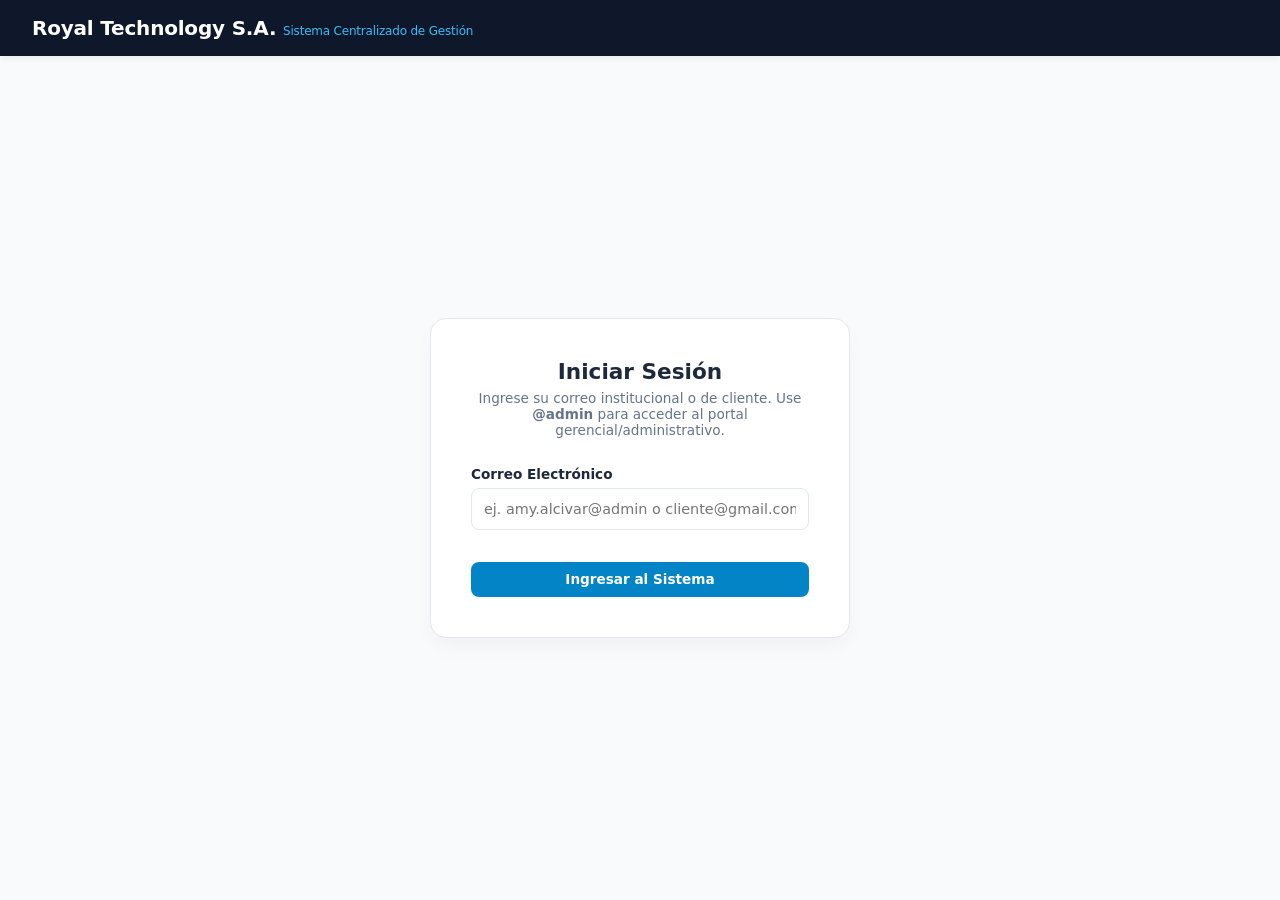
<file: prototipo/index.html>
<!DOCTYPE html>
<html lang="es">
<head>
    <meta charset="UTF-8">
    <meta name="viewport" content="width=device-width, initial-scale=1.0">
    <title>Royal Technology S.A. - Acceso al Sistema</title>
    <link rel="stylesheet" href="css/styles.css">
</head>
<body>

    <header>
        <h1>Royal Technology S.A. <span style="font-size:0.75rem; color:#38bdf8; font-weight:normal;">Sistema Centralizado de Gestión</span></h1>
    </header>

    <main class="login-wrapper">
        <div class="login-card">
            <h2 class="section-title" style="text-align:center; font-size:1.35rem;">Iniciar Sesión</h2>
            <p class="section-desc" style="text-align:center; font-size:0.85rem;">Ingrese su correo institucional o de cliente. Use <strong>@admin</strong> para acceder al portal gerencial/administrativo.</p>
            
            <form onsubmit="handleLogin(event)">
                <div class="form-group">
                    <label>Correo Electrónico</label>
                    <input type="email" id="loginEmail" class="form-control" placeholder="ej. amy.alcivar@admin o cliente@gmail.com" required>
                </div>
                <button type="submit" class="btn btn-primary" style="width:100%; margin-top:1rem;">Ingresar al Sistema</button>
            </form>
        </div>
    </main>

    <script src="js/script.js"></script>
</body>
</html>
</file>
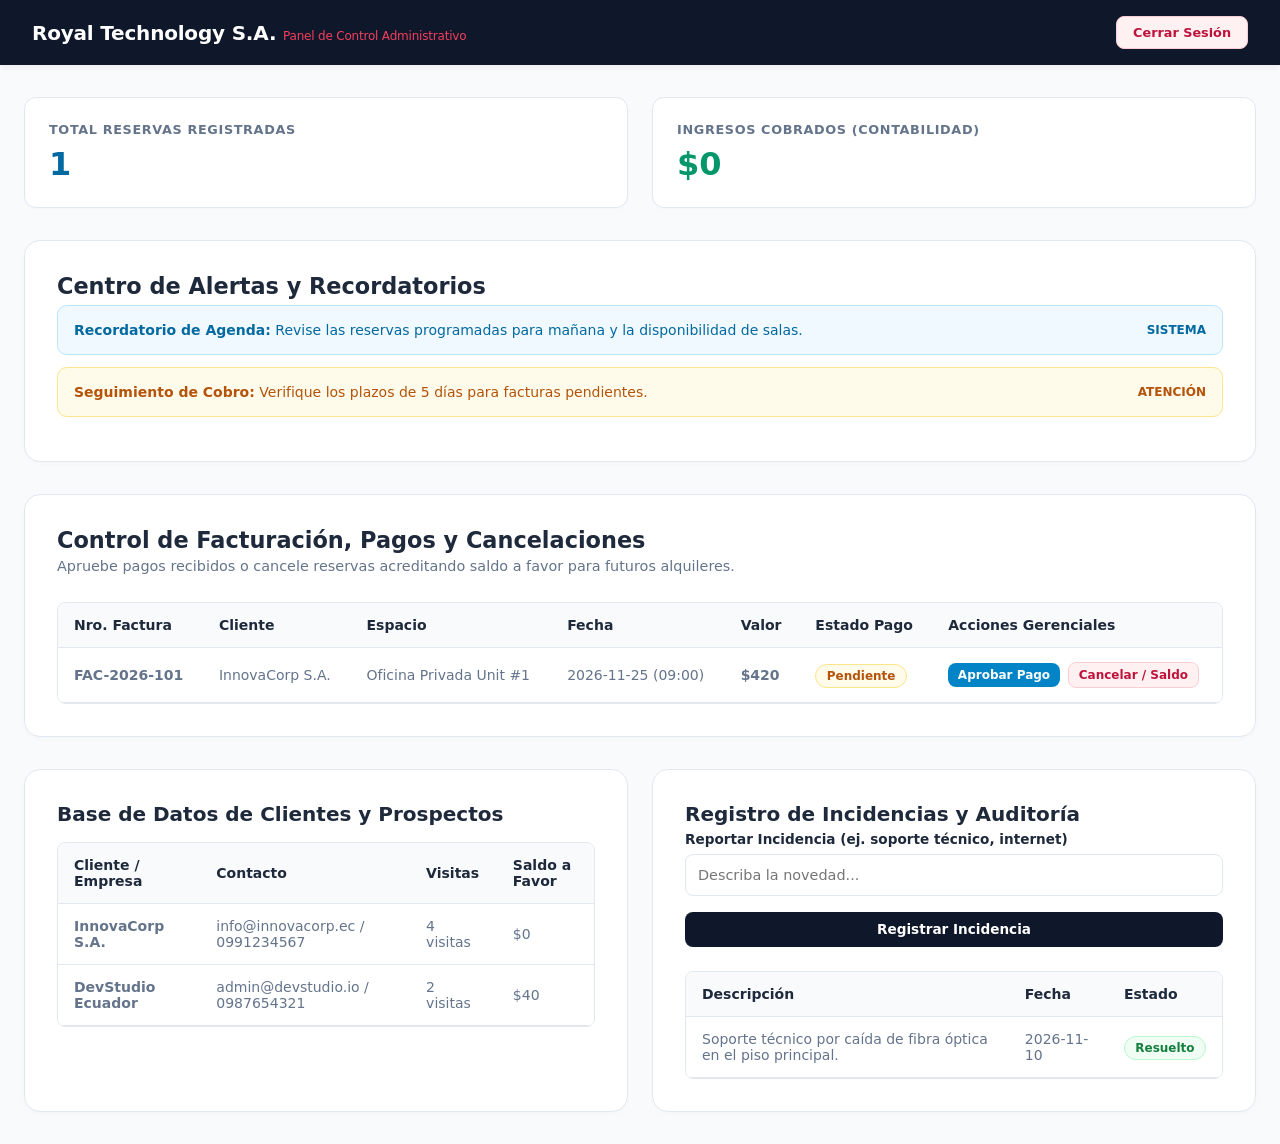
<file: prototipo/pages/admin.html>
<!DOCTYPE html>
<html lang="es">
<head>
    <meta charset="UTF-8">
    <meta name="viewport" content="width=device-width, initial-scale=1.0">
    <title>Royal Technology S.A. - Panel Gerencial y Administrativo</title>
    <link rel="stylesheet" href="../css/styles.css">
</head>
<body>

    <header>
        <h1>Royal Technology S.A. <span style="font-size:0.75rem; color:#f43f5e; font-weight:normal;">Panel de Control Administrativo</span></h1>
        <nav>
            <button onclick="logout()" class="logout-btn">Cerrar Sesión</button>
        </nav>
    </header>

    <main>
        <!-- MÉTRICAS -->
        <div class="dashboard-grid">
            <div class="stat-card">
                <h3>Total Reservas Registradas</h3>
                <div class="number" id="stat-total-reservas">0</div>
            </div>
            <div class="stat-card">
                <h3>Ingresos Cobrados (Contabilidad)</h3>
                <div class="number" id="stat-total-ingresos" style="color:#059669;">$0</div>
            </div>
        </div>

        <!-- ALERTAS Y RECORDATORIOS -->
        <div class="section-container">
            <h2 class="section-title">Centro de Alertas y Recordatorios</h2>
            <div class="alert-banner alert-info">
                <span><strong>Recordatorio de Agenda:</strong> Revise las reservas programadas para mañana y la disponibilidad de salas.</span>
                <span style="font-size:0.75rem; font-weight:700;">SISTEMA</span>
            </div>
            <div class="alert-banner alert-warning">
                <span><strong>Seguimiento de Cobro:</strong> Verifique los plazos de 5 días para facturas pendientes.</span>
                <span style="font-size:0.75rem; font-weight:700;">ATENCIÓN</span>
            </div>
        </div>

        <!-- CONTROL DE RESERVAS Y PAGOS -->
        <div class="section-container">
            <h2 class="section-title">Control de Facturación, Pagos y Cancelaciones</h2>
            <p class="section-desc">Apruebe pagos recibidos o cancele reservas acreditando saldo a favor para futuros alquileres.</p>
            
            <div class="table-responsive">
                <table>
                    <thead>
                        <tr>
                            <th>Nro. Factura</th>
                            <th>Cliente</th>
                            <th>Espacio</th>
                            <th>Fecha</th>
                            <th>Valor</th>
                            <th>Estado Pago</th>
                            <th>Acciones Gerenciales</th>
                        </tr>
                    </thead>
                    <tbody id="admin-reservas-table"></tbody>
                </table>
            </div>
        </div>

        <div style="display:grid; grid-template-columns: 1fr 1fr; gap:1.5rem;">
            <!-- DIRECTORIO DE CLIENTES -->
            <div class="section-container" style="margin-bottom:0;">
                <h2 class="section-title" style="font-size:1.25rem;">Base de Datos de Clientes y Prospectos</h2>
                <div class="table-responsive">
                    <table>
                        <thead>
                            <tr>
                                <th>Cliente / Empresa</th>
                                <th>Contacto</th>
                                <th>Visitas</th>
                                <th>Saldo a Favor</th>
                            </tr>
                        </thead>
                        <tbody id="admin-clientes-table"></tbody>
                    </table>
                </div>
            </div>

            <!-- REGISTRO DE INCIDENCIAS -->
            <div class="section-container" style="margin-bottom:0;">
                <h2 class="section-title" style="font-size:1.25rem;">Registro de Incidencias y Auditoría</h2>
                <form id="formIncidencia" onsubmit="registrarIncidenciaAdmin(event)" style="margin-bottom:1.5rem;">
                    <div class="form-group">
                        <label>Reportar Incidencia (ej. soporte técnico, internet)</label>
                        <input type="text" id="incDesc" class="form-control" placeholder="Describa la novedad..." required>
                    </div>
                    <button type="submit" class="btn" style="width:100%;">Registrar Incidencia</button>
                </form>

                <div class="table-responsive">
                    <table>
                        <thead>
                            <tr>
                                <th>Descripción</th>
                                <th>Fecha</th>
                                <th>Estado</th>
                            </tr>
                        </thead>
                        <tbody id="admin-incidencias-table"></tbody>
                    </table>
                </div>
            </div>
        </div>
    </main>

    <script src="../js/script.js"></script>
</body>
</html>
</file>
<file: prototipo/css/styles.css>
/* ==========================================================
   ROYAL TECHNOLOGY S.A. - INTERFAZ FORMAL Y PASTELES
   ========================================================== */

:root {
    --bg-app: #f8fafc;
    --card-bg: #ffffff;
    --text-primary: #1e293b;
    --text-secondary: #64748b;
    --primary: #38bdf8;
    --primary-dark: #0284c7;
    --accent-header: #0f172a;
    --border: #e2e8f0;

    /* Colores Pasteles */
    --pastel-blue-bg: #f0f9ff;
    --pastel-blue-text: #0369a1;
    --pastel-blue-border: #bae6fd;

    --pastel-green-bg: #f0fdf4;
    --pastel-green-text: #15803d;
    --pastel-green-border: #bbf7d0;

    --pastel-amber-bg: #fffbeb;
    --pastel-amber-text: #b45309;
    --pastel-amber-border: #fde68a;

    --pastel-rose-bg: #fff1f2;
    --pastel-rose-text: #be123c;
    --pastel-rose-border: #fecdd3;
}

* {
    box-sizing: border-box;
    margin: 0;
    padding: 0;
    font-family: 'Inter', system-ui, -apple-system, sans-serif;
}

body {
    background-color: var(--bg-app);
    color: var(--text-primary);
    min-height: 100vh;
    display: flex;
    flex-direction: column;
}

header {
    background-color: var(--accent-header);
    color: white;
    padding: 1rem 2rem;
    display: flex;
    justify-content: space-between;
    align-items: center;
    box-shadow: 0 4px 6px -1px rgba(0,0,0,0.05);
}

header h1 {
    font-size: 1.25rem;
    font-weight: 700;
    letter-spacing: -0.01em;
}

nav {
    display: flex;
    gap: 0.5rem;
    align-items: center;
}

/* Estado de navegación con color notable para sección activa */
.nav-btn {
    background: transparent;
    border: none;
    color: #94a3b8;
    font-size: 0.875rem;
    font-weight: 600;
    cursor: pointer;
    transition: all 0.2s ease;
    padding: 0.6rem 1rem;
    border-radius: 0.5rem;
}

.nav-btn:hover {
    color: #f1f5f9;
    background-color: rgba(255,255,255,0.08);
}

.nav-btn.active {
    color: #0f172a !important;
    background-color: #e0f2fe !important; /* Pastel celeste destacado */
    font-weight: 700;
    box-shadow: 0 1px 3px rgba(0,0,0,0.1);
}

.logout-btn {
    background-color: var(--pastel-rose-bg);
    color: var(--pastel-rose-text);
    border: 1px solid var(--pastel-rose-border);
    padding: 0.5rem 1rem;
    border-radius: 0.5rem;
    font-size: 0.8rem;
    font-weight: 600;
    cursor: pointer;
    transition: background 0.2s;
    margin-left: 0.5rem;
}

.logout-btn:hover {
    background-color: #ffe4e6;
}

main {
    max-width: 1280px;
    margin: 2rem auto;
    padding: 0 1.5rem;
    flex: 1;
    width: 100%;
}

.login-wrapper {
    display: flex;
    justify-content: center;
    align-items: center;
    flex: 1;
    padding: 2rem;
}

.login-card {
    background: var(--card-bg);
    padding: 2.5rem;
    border-radius: 1rem;
    border: 1px solid var(--border);
    box-shadow: 0 10px 25px -5px rgba(0,0,0,0.05);
    width: 100%;
    max-width: 420px;
}

.dashboard-grid {
    display: grid;
    grid-template-columns: repeat(auto-fit, minmax(280px, 1fr));
    gap: 1.5rem;
    margin-bottom: 2rem;
}

.stat-card {
    background: var(--card-bg);
    padding: 1.5rem;
    border-radius: 0.75rem;
    border: 1px solid var(--border);
    box-shadow: 0 1px 3px rgba(0,0,0,0.02);
}

.stat-card h3 {
    font-size: 0.8rem;
    color: var(--text-secondary);
    text-transform: uppercase;
    letter-spacing: 0.05em;
}

.stat-card .number {
    font-size: 2rem;
    font-weight: 800;
    color: var(--pastel-blue-text);
    margin-top: 0.5rem;
}

.section-container {
    background: var(--card-bg);
    border-radius: 1rem;
    border: 1px solid var(--border);
    padding: 2rem;
    box-shadow: 0 2px 4px rgba(0,0,0,0.02);
    margin-bottom: 2rem;
}

.section-title {
    font-size: 1.4rem;
    font-weight: 700;
    color: var(--text-primary);
    margin-bottom: 0.35rem;
}

.section-desc {
    color: var(--text-secondary);
    font-size: 0.9rem;
    margin-bottom: 1.75rem;
}

.grid-cards {
    display: grid;
    grid-template-columns: repeat(auto-fit, minmax(260px, 1fr));
    gap: 1.5rem;
}

.card {
    background: var(--card-bg);
    border: 1px solid var(--border);
    border-radius: 0.75rem;
    overflow: hidden;
    display: flex;
    flex-direction: column;
    transition: transform 0.2s, box-shadow 0.2s;
}

.card:hover {
    transform: translateY(-2px);
    box-shadow: 0 8px 16px -4px rgba(0,0,0,0.06);
}

.card img {
    height: 160px;
    width: 100%;
    object-fit: cover;
}

.card-body {
    padding: 1.25rem;
    display: flex;
    flex-direction: column;
    flex: 1;
    justify-content: space-between;
}

.badge {
    display: inline-block;
    font-size: 0.7rem;
    font-weight: 700;
    text-transform: uppercase;
    background: var(--pastel-blue-bg);
    color: var(--pastel-blue-text);
    border: 1px solid var(--pastel-blue-border);
    padding: 0.25rem 0.6rem;
    border-radius: 9999px;
    margin-bottom: 0.5rem;
    width: fit-content;
}

.card-title {
    font-size: 1.05rem;
    font-weight: 700;
    color: var(--text-primary);
    margin-bottom: 0.35rem;
}

.card-text {
    font-size: 0.85rem;
    color: var(--text-secondary);
    margin-bottom: 1.25rem;
    line-height: 1.4;
}

.card-footer {
    display: flex;
    justify-content: space-between;
    align-items: center;
    border-top: 1px solid var(--border);
    padding-top: 1rem;
}

.price {
    font-weight: 800;
    font-size: 1.1rem;
    color: var(--text-primary);
}

.btn {
    background-color: var(--accent-header);
    color: #ffffff;
    border: none;
    padding: 0.6rem 1.2rem;
    border-radius: 0.5rem;
    font-size: 0.85rem;
    font-weight: 600;
    cursor: pointer;
    transition: background 0.2s;
}

.btn:hover { background-color: #334155; }
.btn-primary { background-color: var(--primary-dark); }
.btn-primary:hover { background-color: #075985; }
.btn-danger { background-color: var(--pastel-rose-bg); color: var(--pastel-rose-text); border: 1px solid var(--pastel-rose-border); }
.btn-danger:hover { background-color: #fecdd3; }

.btn-disabled {
    background-color: #f1f5f9 !important;
    color: #94a3b8 !important;
    border: 1px solid var(--border) !important;
    cursor: not-allowed !important;
}

.form-grid {
    display: grid;
    grid-template-columns: repeat(auto-fit, minmax(180px, 1fr));
    gap: 1rem;
    margin-bottom: 1rem;
}

.form-group {
    margin-bottom: 1rem;
}

.form-group label {
    display: block;
    font-size: 0.85rem;
    font-weight: 600;
    margin-bottom: 0.4rem;
    color: var(--text-primary);
}

.form-control {
    width: 100%;
    padding: 0.75rem;
    border: 1px solid var(--border);
    border-radius: 0.5rem;
    font-size: 0.9rem;
    outline: none;
    background-color: #fff;
    transition: border 0.2s;
}

.form-control:focus {
    border-color: var(--primary);
    box-shadow: 0 0 0 3px rgba(56, 189, 248, 0.2);
}

.table-responsive {
    overflow-x: auto;
    border-radius: 0.5rem;
    border: 1px solid var(--border);
    margin-top: 1rem;
}

table {
    width: 100%;
    border-collapse: collapse;
    text-align: left;
    font-size: 0.875rem;
}

th {
    background-color: #f8fafc;
    color: var(--text-primary);
    padding: 0.875rem 1rem;
    font-weight: 700;
    border-bottom: 1px solid var(--border);
}

td {
    padding: 0.875rem 1rem;
    border-bottom: 1px solid var(--border);
    color: var(--text-secondary);
    background-color: #fff;
}

.status-badge {
    padding: 0.25rem 0.65rem;
    border-radius: 9999px;
    font-size: 0.75rem;
    font-weight: 700;
}

.status-green { background: var(--pastel-green-bg); color: var(--pastel-green-text); border: 1px solid var(--pastel-green-border); }
.status-amber { background: var(--pastel-amber-bg); color: var(--pastel-amber-text); border: 1px solid var(--pastel-amber-border); }
.status-red { background: var(--pastel-rose-bg); color: var(--pastel-rose-text); border: 1px solid var(--pastel-rose-border); }

.space-status-card {
    background: #ffffff;
    padding: 1.25rem;
    border-radius: 0.6rem;
    margin-bottom: 0.75rem;
    display: flex;
    justify-content: space-between;
    align-items: center;
}

.space-status-available { border: 1px solid var(--pastel-green-border); background-color: #fafdfb; }
.space-status-occupied { border: 1px solid var(--pastel-rose-border); background-color: #fffcfc; }

.alert-banner {
    padding: 1rem;
    border-radius: 0.6rem;
    margin-bottom: 0.75rem;
    font-size: 0.875rem;
    display: flex;
    justify-content: space-between;
    align-items: center;
}

.alert-info { background: var(--pastel-blue-bg); color: var(--pastel-blue-text); border: 1px solid var(--pastel-blue-border); }
.alert-warning { background: var(--pastel-amber-bg); color: var(--pastel-amber-text); border: 1px solid var(--pastel-amber-border); }
</file>
